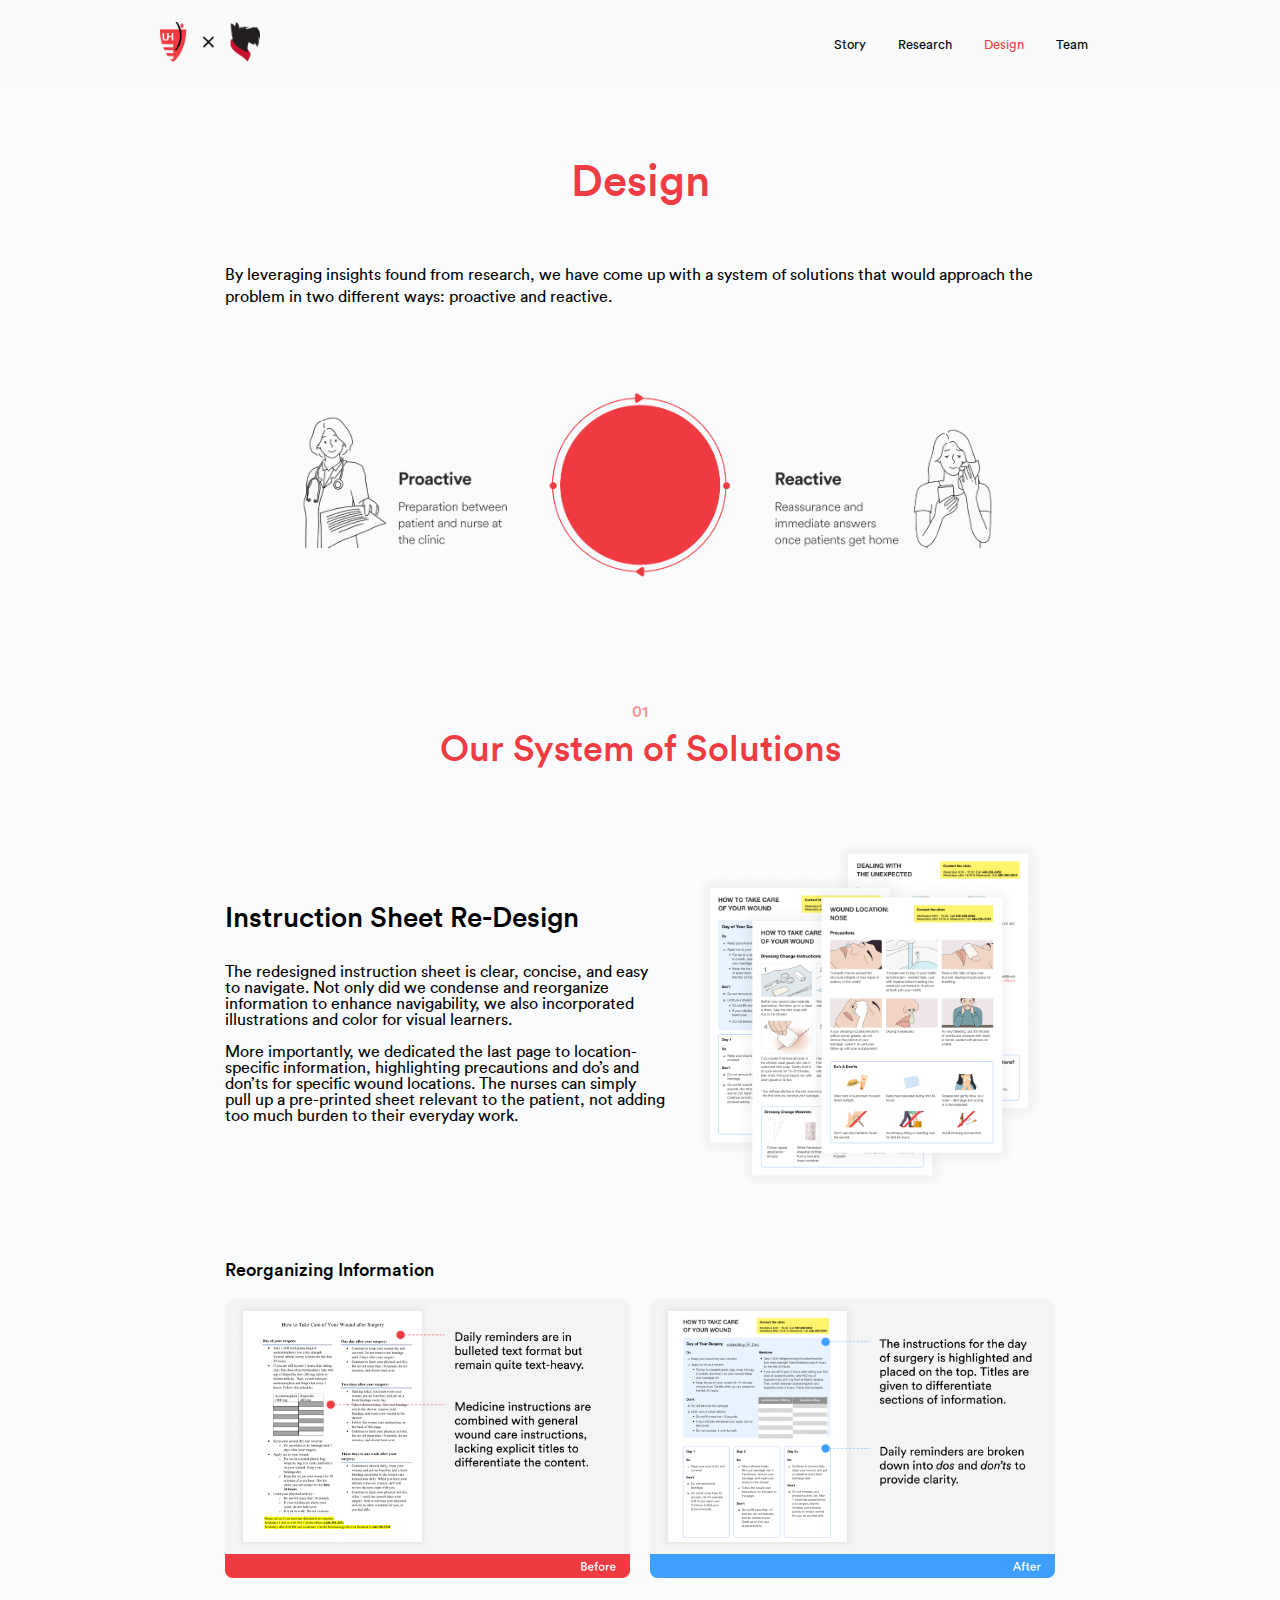
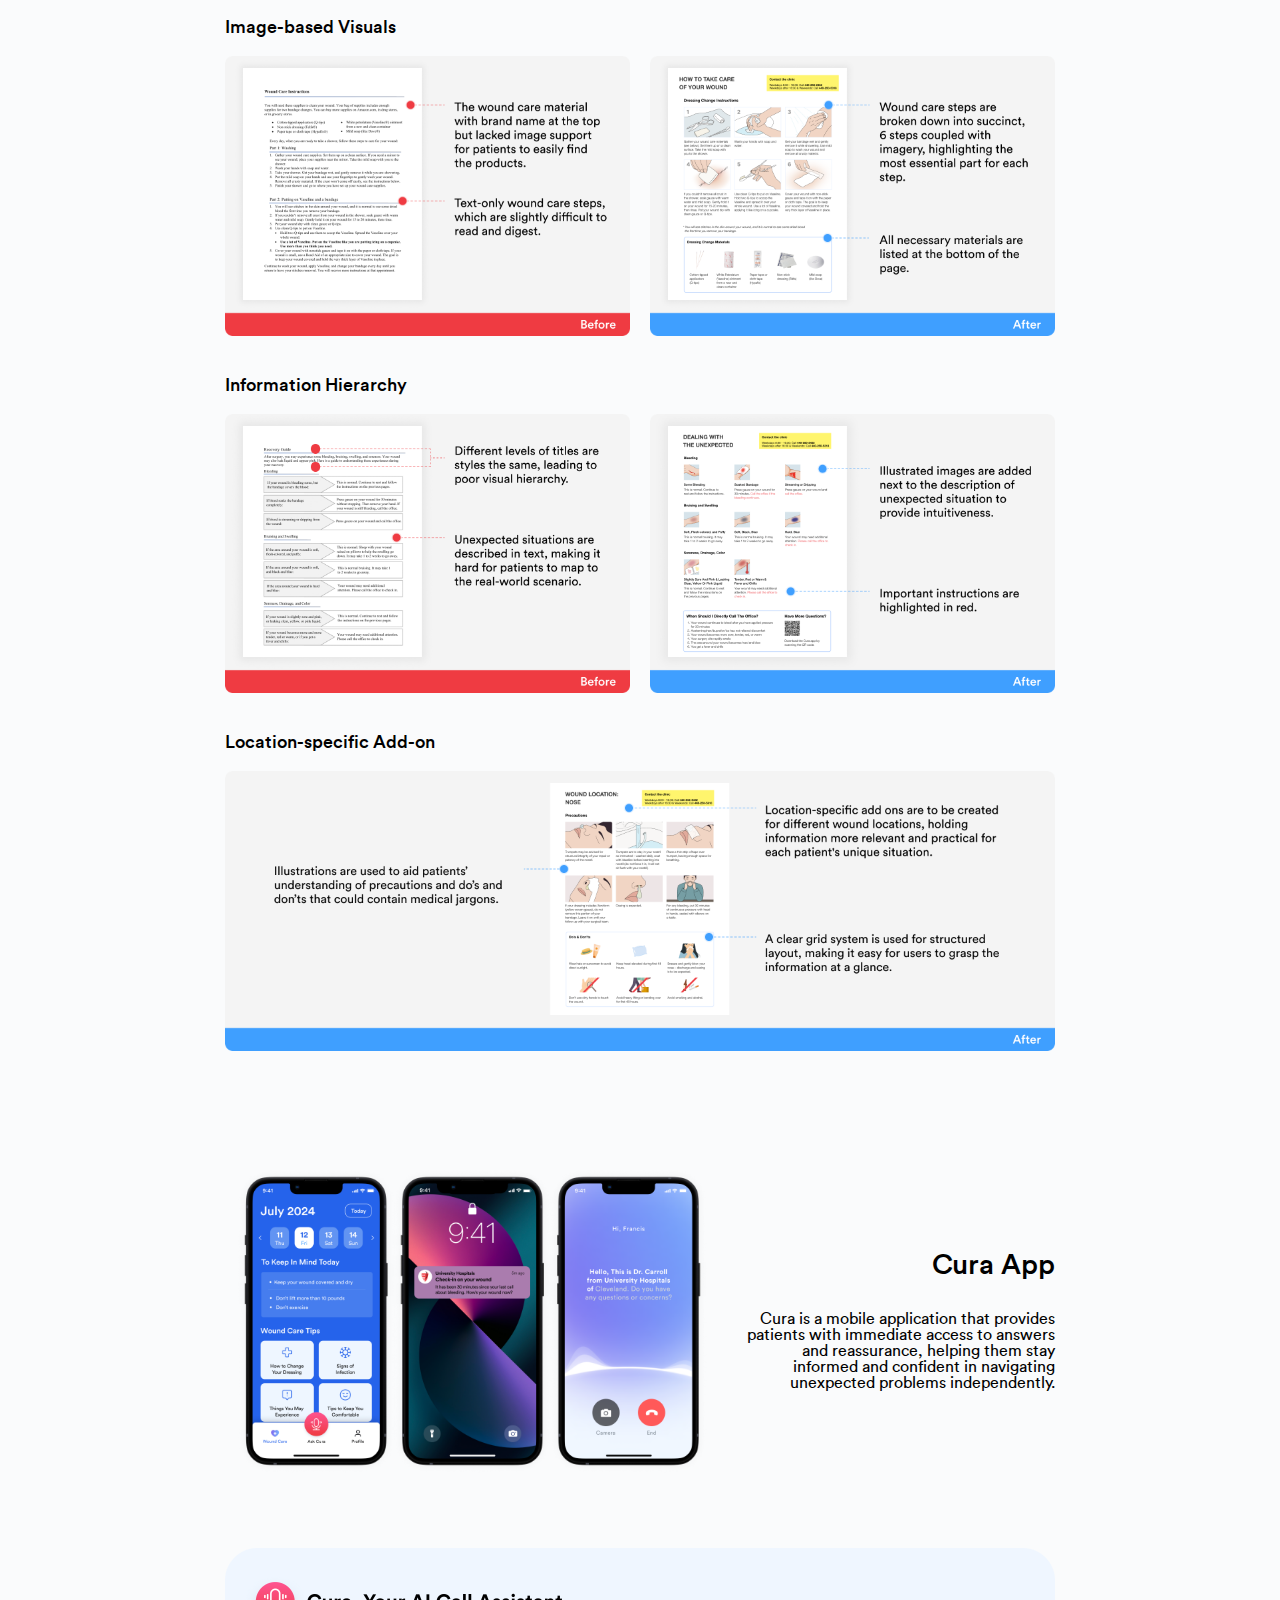
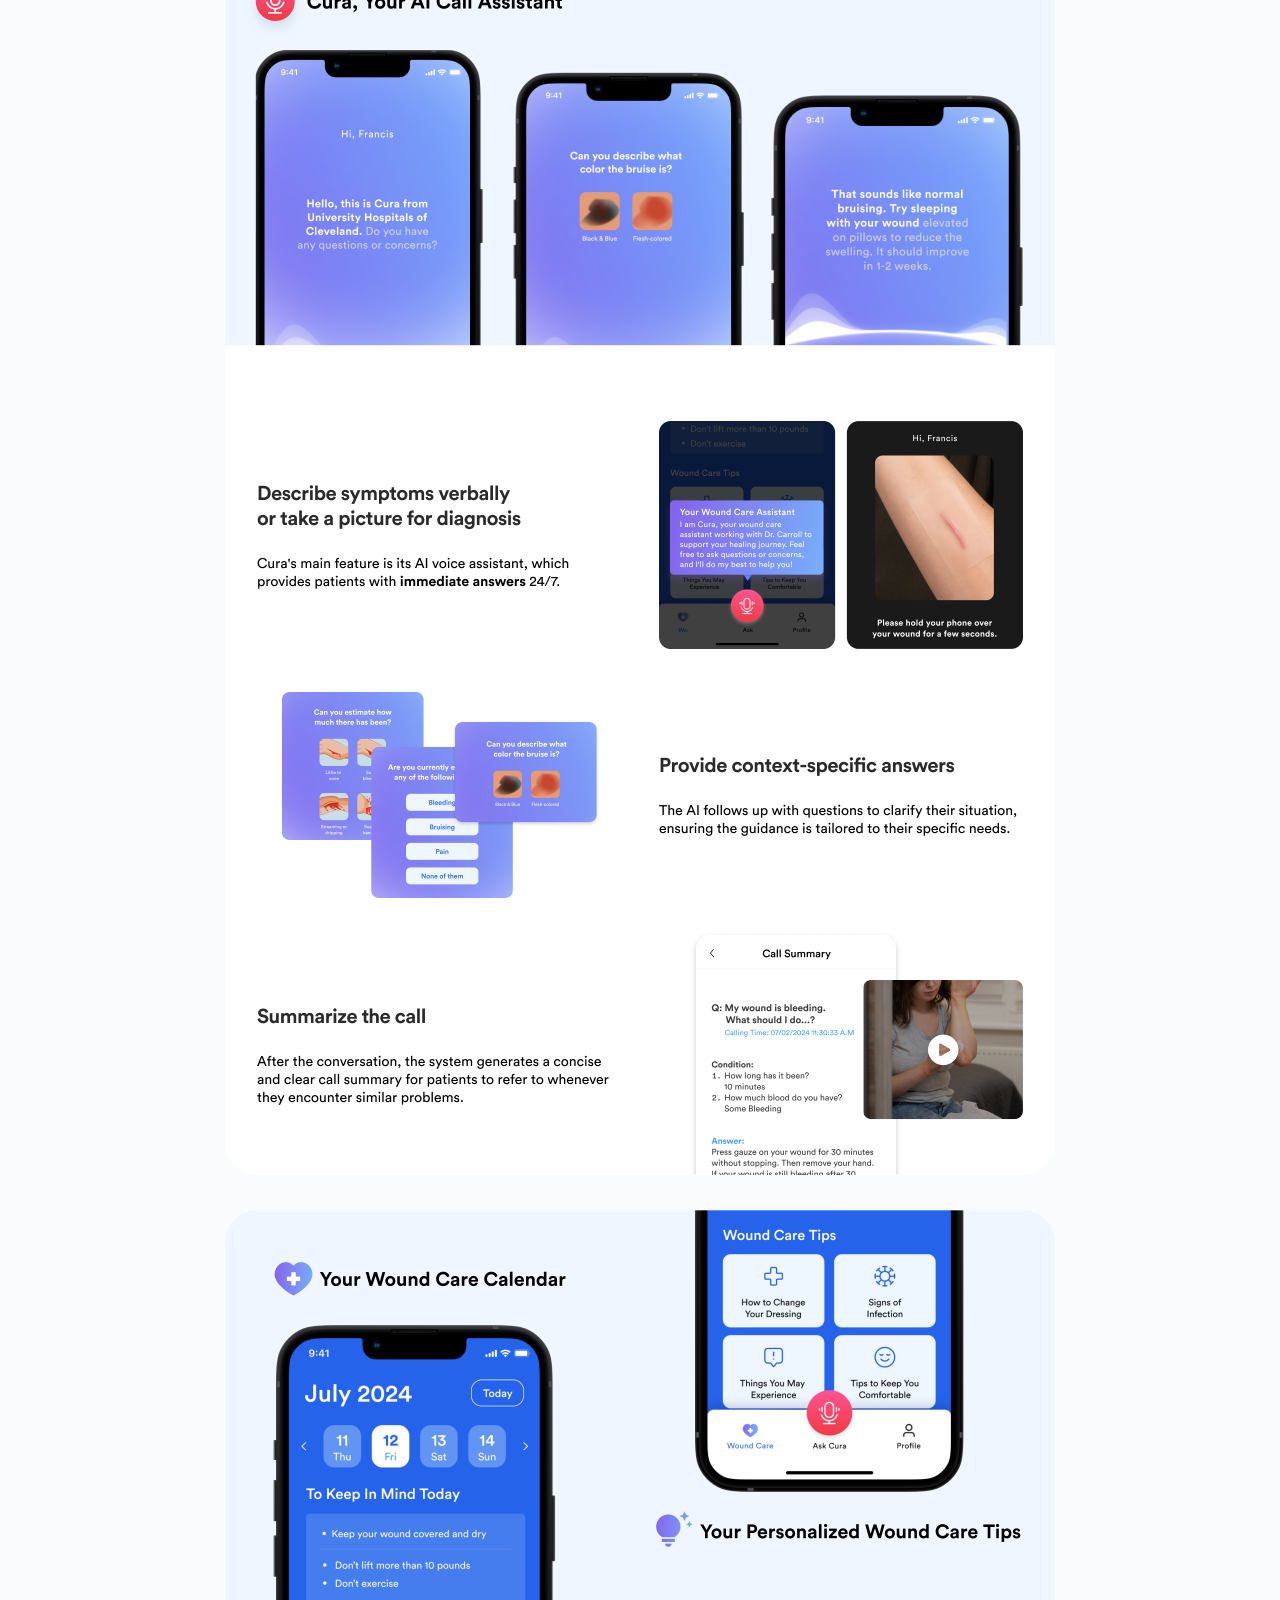
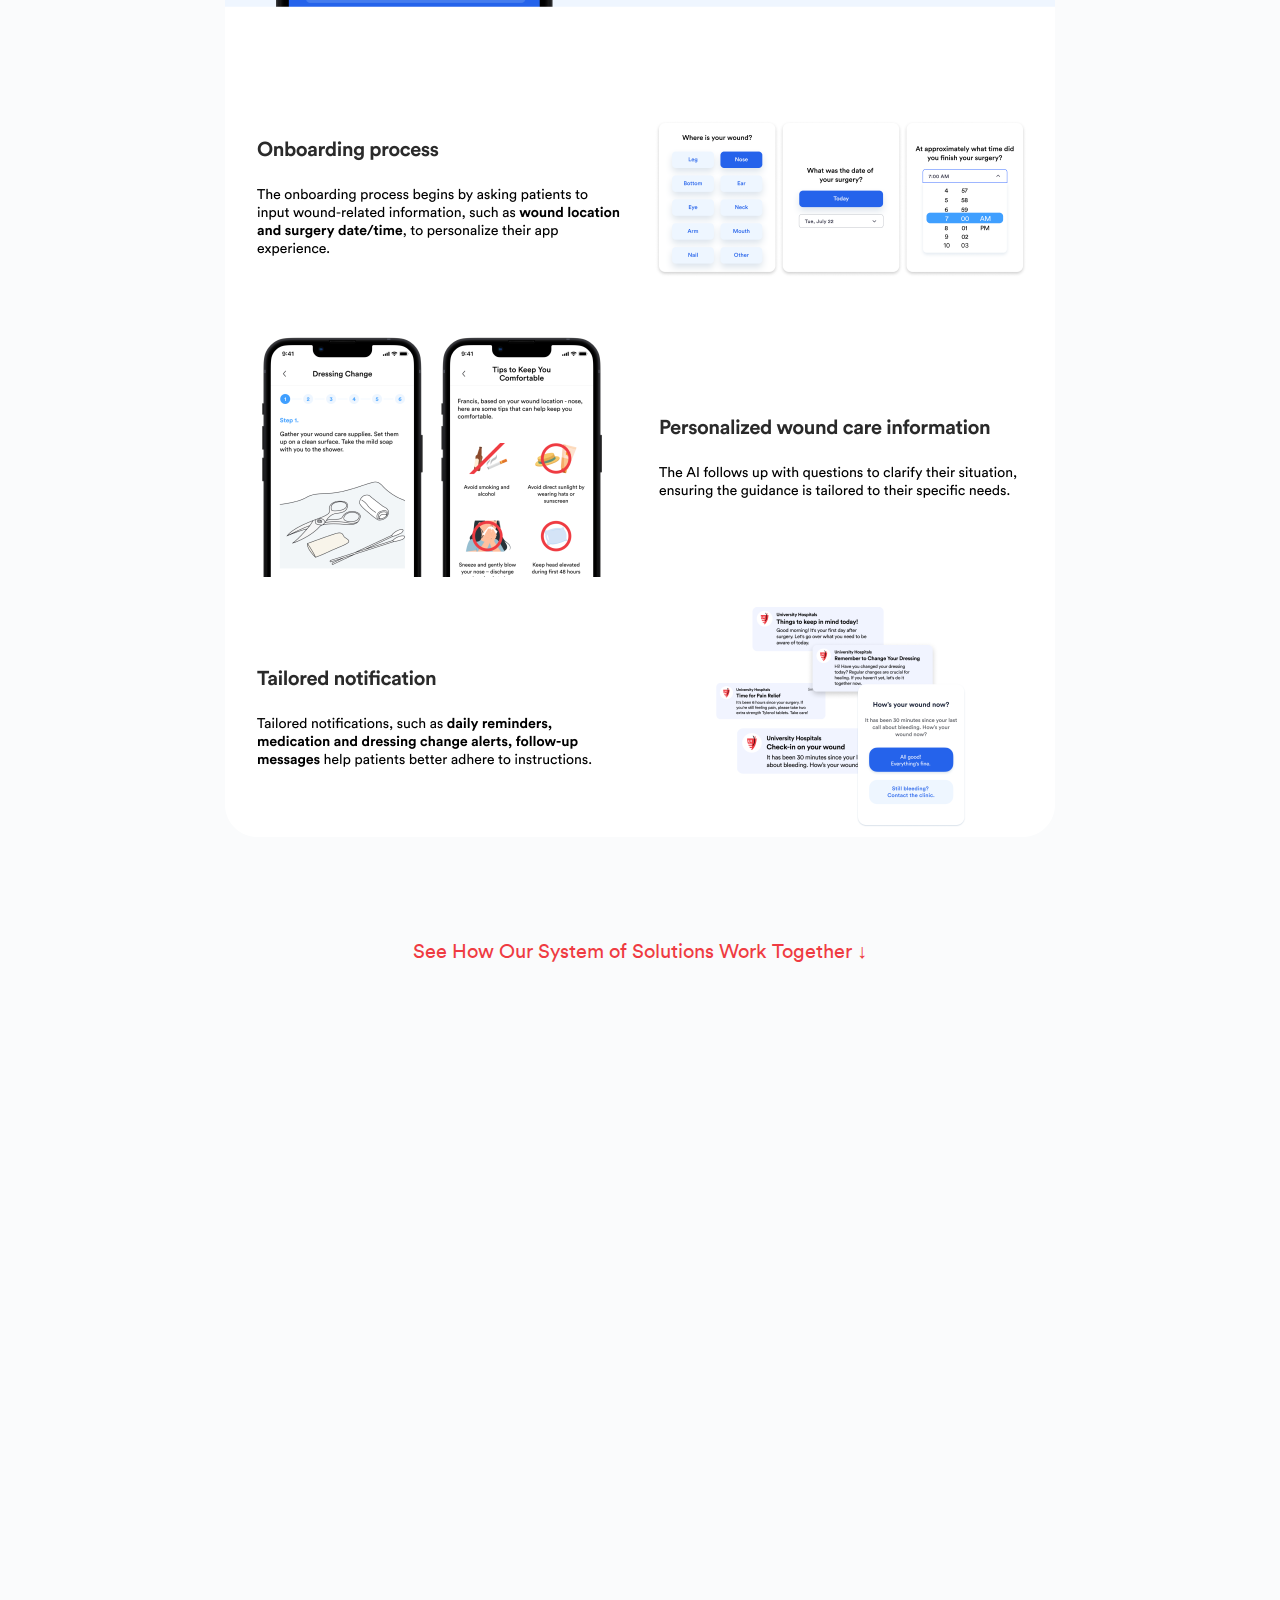
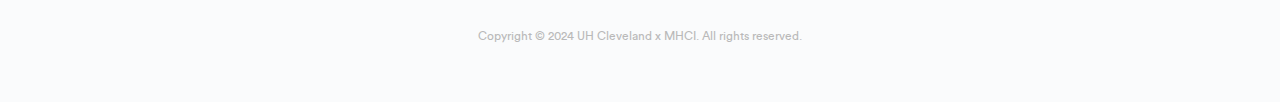
<file: design.html>
<!DOCTYPE html>
<html lang="en">
<head>
    <meta charset="UTF-8">
    <meta http-equiv="X-UA-Compatible" content="IE=edge">
    <meta name="viewport" content="width=device-width, initial-scale=1.0">
    <meta property="og:title" content="MHCI X UH Cleveland">
    <meta property="og:image" content="https://ifh.cc/g/C3GtNm.png">
    <link rel="stylesheet" href="css/design.css" type="text/css" charset="utf-8"/>
    <script src="https://code.jquery.com/jquery-3.6.0.min.js"></script>
    <script src="js/design.js" defer></script>
    <script src="js/header.js" defer></script>
    <title>Design</title>
</head>
<body>
    <header class = "nav-down">
        <div class = "header">
            <div class = "header-button">
                <a class = "header-button-content" href="index.html">
                    <img id = "logo" src = "img/logo.png">
                </a>
            </div>
            <div class = "menu">
                <a class = "menu-list" href="index.html">Story</a>
                <a class = "menu-list" href="research.html">Research</a>
                <a class = "menu-list" href="design.html" style = "color: #EF3B42;">Design</a>
                <a class = "menu-list" href="team.html">Team</a>
                <img class = "hamburger-menu" id = "hamburger-menu" src = "img/hamburger-menu.png">
                <div class = "expanding-menu" id = "expanding-menu">
                    <a href="index.html">Story</a>
                    <a href="research.html">Research</a>
                    <a href="design.html" style = "color: #EF3B42;">Design</a>
                    <a href="team.html">Team</a>
                </div>
            </div>
        </div>
    </header>
    <div class = "body">
        <div class = "content">
            <div class = "page-heading">
                <div class = "page-title">Design</div>
                <p class = "page-heading-text">By leveraging insights found from research, we have come up with a system of solutions that would approach the problem in two different ways: proactive and reactive.</p>
                <img class = "page-heading-img" src = "img/proactive-reactive.png">
                <img class = "mobile-page-heading-img" src = "img/mobile-proactive-reactive.png">
            </div>
            <section class = "context-section">
                <p class = "title-number">01</p>
                <div class = "section-title">Our System of Solutions</div>
                <div class = "instruction-sheet-header">
                    <img class = "mobile-instruction-sheet-img" src = "img/instruction-sheet-img.png">
                    <div class = "instruction-sheet-header-left">
                        <div class = "instruction-sheet-title">Instruction Sheet Re-Design</div>
                        <div class = "instruction-sheet-text">The redesigned instruction sheet is clear, concise, and easy to navigate. Not only did we condense and reorganize information to enhance navigability, we also incorporated illustrations and color for visual learners. 
                        <br><br>More importantly, we dedicated the last page to location-specific information, highlighting precautions and do’s and don’ts for specific wound locations. The nurses can simply pull up a pre-printed sheet relevant to the patient, not adding too much burden to their everyday work.</div>
                        <!--<div class="design-deep-dive-trigger">Design Deep Dive ↓</div>-->
                    </div>
                    <img class = "instruction-sheet-header-right" src = "img/instruction-sheet-img.png">
                </div>
                <div class = "design-deep-dive" id="design-deep-dive">
                    <div class = "redesign-1">
                        <div class = "redesign-1-title">Reorganizing Information</div>
                        <div class = "redesign-1-img">
                            <img src="img/redesign-1-1.png" class="contained-img">
                            <img src="img/redesign-1-2.png" class="contained-img">
                        </div>
                    </div>
                    <div class = "redesign-2">
                        <div class = "redesign-2-title">Image-based Visuals</div>
                        <div class = "redesign-2-img">
                            <img src="img/redesign-2-1.png" class="contained-img">
                            <img src="img/redesign-2-2.png" class="contained-img">
                        </div>
                    </div>
                    <div class = "redesign-3">
                        <div class = "redesign-3-title">Information Hierarchy</div>
                        <div class = "redesign-3-img">
                            <img src="img/redesign-3-1.png" class="contained-img">
                            <img src="img/redesign-3-2.png" class="contained-img">
                        </div>
                    </div>
                    <div class = "redesign-4">
                        <div class = "redesign-4-title">Location-specific Add-on</div>
                        <img class = "mobile-redesign-4-img" src="img/mobile-redesign-4.png">
                        <img class = "redesign-4-img" src="img/redesign-4.png" class="contained-img">
                    </div>
                </div>
                <div class = "cura-header">
                    <img class = "mobile-cura-img" src = "img/cura-img.png">
                    <img class = "cura-header-left" src = "img/cura-img.png">
                    <div class = "cura-header-right">
                        <div class = "cura-title">Cura App</div>
                        <div class = "cura-text">Cura is a mobile application that provides patients with immediate access to answers and reassurance, helping them stay informed and confident in navigating unexpected problems independently.</div>
                        <!--<div class = "prototype-link">View Full Prototype ↗</div>-->
                    </div>
                </div>
                <div class = "cura-feature">
                    <img class = "cura-feature-img" src = "img/cura-ai-call.png">
                    <img class = "cura-feature-img-mobile" src = "img/mobile-cura-ai-call.png">
                    <img class = "cura-feature-img" src = "img/cura-wound-care-info.png">
                    <img class = "cura-feature-img-mobile" src = "img/mobile-cura-wound-care-info.png">
                </div>
                <div class = "cura-video-section">
                    <div class = "cura-video-title">See How Our System of Solutions Work Together ↓</div>
                    <div class="cura-video-wrapper">
                        <iframe class="cura-video" src="https://www.youtube.com/embed/vu7T_YepYD4" frameborder="0" allow="accelerometer; autoplay; clipboard-write; encrypted-media; gyroscope; picture-in-picture" allowfullscreen></iframe>
                    </div>
                </div>
            </section>
            <!--<section class = "context-section">
                <p class = "title-number">02</p>
                <div class = "section-title">Prototypes</div>
                <div class = "section-text">
                    <p>With our guiding principles established, we re-visited the nine solutions we had presented clients with during our speed dating session, and analyzed them according to how well they were aligned with our guiding principles. </p>
                </div>
            </section>
            <section class = "context-section">
                <p class = "title-number">03</p>
                <div class = "section-title">Guiding Principles</div>
                <div class = "section-text">
                    <p>Using our “how might we” questions as prompts for ideation, we set out to establish guiding principles based directly off of our insights. Guiding principles serve to establish a reference point for designers, and help to guide informed design decisions. From our insights we determined that our designs would need to be:</p>
                </div>
                <div class = "principle-list">
                    <div class = "principle-selection" id = "principle1">
                        <div class = "circle">
                            IMMEDIATE <br> AND <br> DIRECT
                        </div>
                        <p class = "mobile-description-text">Our research showed that patients had difficulty handling unexpected situations and preferred speaking directly with healthcare providers. For these reasons, our designs must: <br><br>• Provide patients with real-time responses<br><br>• Work effectively with unexpected situations<br><br>• Reduce the nurses’ burden </p>
                    </div>
                    <div class = "principle-selection" id = "principle2">
                        <div class = "circle">
                            REASSURING
                        </div>
                        <p class = "mobile-description-text">Our research shows that patients currently seek reassurance from direct conversations with healthcare providers. For this reason, our design must be: <br><br>• Leave patients with a feeling of comfort and peace<br><br>• Provide patients with a human-touch<br><br>• Build trust with the patient<br><br>• Offer clear next steps</p>
                    </div>
                    <div class = "principle-selection" id = "principle3">
                        <div class = "circle">
                            EASY TO ACCESS
                        </div>
                        <p class = "mobile-description-text">Our research shows that patients currently seek reassurance from direct conversations with healthcare providers. For this reason, our design must be: <br><br>• Accessible to patients of all technological ability levels<br><br>• Must not require other outside resources </p>
                    </div>
                    <div class = "principle-selection" id = "principle4">
                        <div class = "circle">
                            PERSONALIZED
                        </div>
                        <p class = "mobile-description-text">Our research shows that the current wound care process is not personalized beyond the clinic. For this reason our designs must be: <br><br>• Adaptable to different wound locations<br><br>• Adaptable to different lifestyles<br><br>• Easily adoptable by different demographics</p>
                    </div>
                    <div class = "principle-selection" id = "principle5">
                        <div class = "circle">
                            CONCISE <br> AND <br> CLEAR
                        </div>
                        <p class = "mobile-description-text">Our research shows that the current wound care process is not personalized beyond the clinic. For this reason our designs must be: <br><br>• Easy for the patients to understand and use<br><br>• Contain clearly categorized information</p>
                    </div>
                </div>
                <div class = "principle-description" id = "principle1-description">
                    <p class = "description-text">Our research showed that patients had difficulty handling unexpected situations and preferred speaking directly with healthcare providers. For these reasons, our designs must: <br><br>• Provide patients with real-time responses<br><br>• Work effectively with unexpected situations<br><br>• Reduce the nurses’ burden </p>
                </div>
                <div class = "principle-description" id = "principle2-description">
                    <p class = "description-text">Our research shows that patients currently seek reassurance from direct conversations with healthcare providers. For this reason, our design must be: <br><br>• Leave patients with a feeling of comfort and peace<br><br>• Provide patients with a human-touch<br><br>• Build trust with the patient<br><br>• Offer clear next steps</p>
                </div>
                <div class = "principle-description" id = "principle3-description">
                    <p class = "description-text">Our research shows that patients currently seek reassurance from direct conversations with healthcare providers. For this reason, our design must be: <br><br>• Accessible to patients of all technological ability levels<br><br>• Must not require other outside resources </p>
                </div>
                <div class = "principle-description" id = "principle4-description">
                    <p class = "description-text">Our research shows that the current wound care process is not personalized beyond the clinic. For this reason our designs must be: <br><br>• Adaptable to different wound locations<br><br>• Adaptable to different lifestyles<br><br>• Easily adoptable by different demographics</p>
                </div>
                <div class = "principle-description" id = "principle5-description">
                    <p class = "description-text">Our research shows that the current wound care process is not personalized beyond the clinic. For this reason our designs must be: <br><br>• Easy for the patients to understand and use<br><br>• Contain clearly categorized information</p>
                </div>
            </section>
        </div>
    </div>-->
    <footer>
        <p id = "footer-text">Copyright © 2024 UH Cleveland x MHCI. All rights reserved.</p>
    </footer>
</body>
</html>
</file>
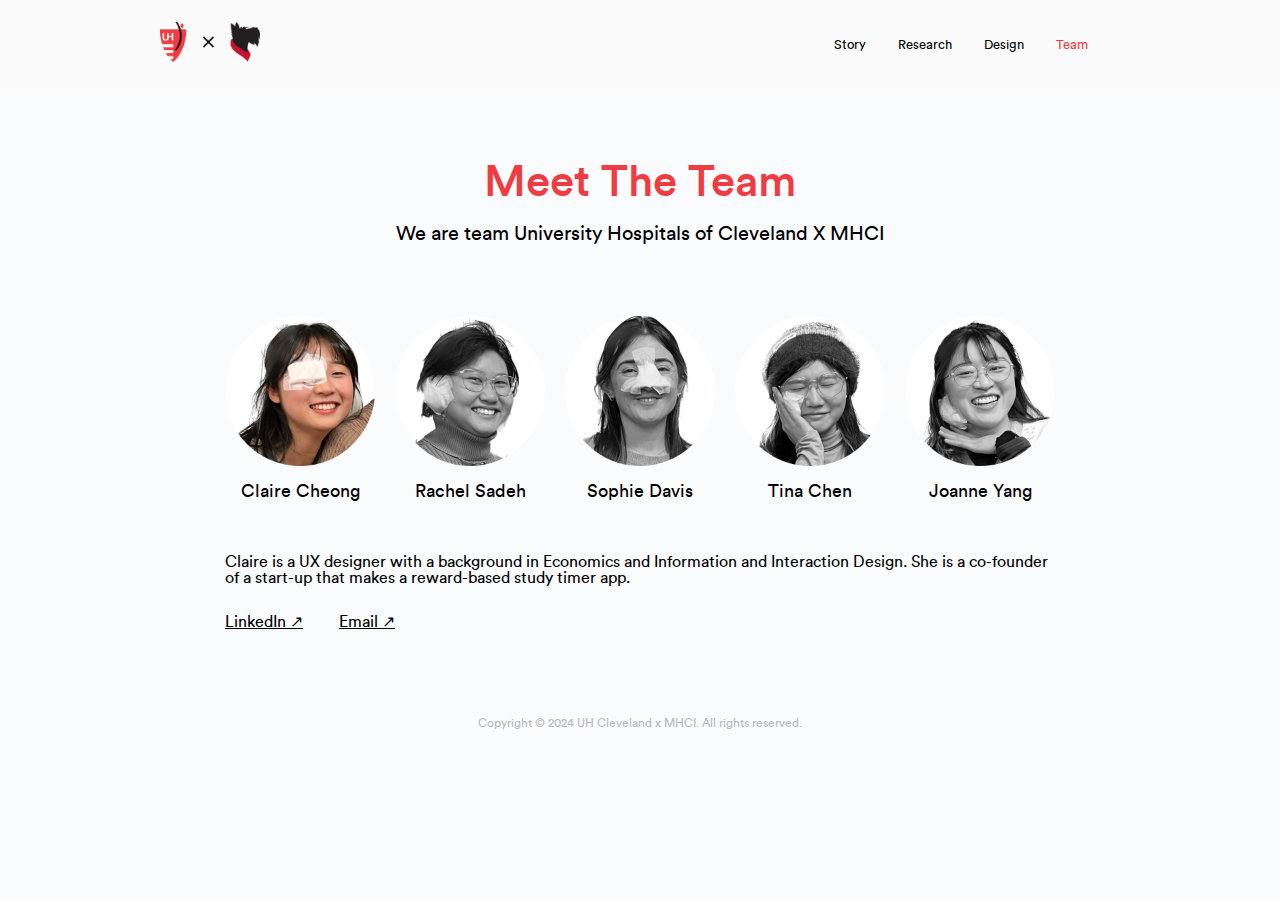
<file: team.html>
<!DOCTYPE html>
<html lang="en">
<head>
    <meta charset="UTF-8">
    <meta http-equiv="X-UA-Compatible" content="IE=edge">
    <meta name="viewport" content="width=device-width, initial-scale=1.0">
    <meta property="og:title" content="MHCI X UH Cleveland">
    <meta property="og:image" content="https://ifh.cc/g/C3GtNm.png">
    <link rel="stylesheet" href="css/team.css" type="text/css" charset="utf-8"/>
    <script src="https://code.jquery.com/jquery-3.6.0.min.js"></script>
    <script src="js/team.js" defer></script>
    <script src="js/header.js" defer></script>
    <title>Team</title>
</head>
<body>
    <header class = "nav-down">
        <div class = "header">
            <div class = "header-button">
                <a class = "header-button-content" href="index.html">
                    <img id = "logo" src = "img/logo.png">
                </a>
            </div>
            <div class = "menu">
                <a class = "menu-list" href="index.html">Story</a>
                <a class = "menu-list" href="research.html">Research</a>
                <a class = "menu-list" href="design.html">Design</a>
                <a class = "menu-list" href="team.html" style = "color: #EF3B42;">Team</a>
                <img class = "hamburger-menu" id = "hamburger-menu" src = "img/hamburger-menu.png">
                <div class = "expanding-menu" id = "expanding-menu">
                    <a href="index.html">Story</a>
                    <a href="research.html">Research</a>
                    <a href="design.html">Design</a>
                    <a href="team.html" style = "color: #EF3B42;">Team</a>
                </div>
            </div>
        </div>
    </header>
    <div class = "body">
        <div class = "content">
            <div class = "page-title">Meet The Team</div>
            <div class = "page-subtitle">We are team University Hospitals of Cleveland X MHCI</div>
            <div class = "member-list">
                <div class = "member-selection" id = "member-claire">
                    <div class = "img-wrapper">
                        <img class = "member-img" src = "img/claire.png">
                    </div>
                    <p class = "member-name">Claire Cheong</p>
                    <p class = "mobile-description-text">Claire is a UX designer with a background in Economics and Information and Interaction Design. She is a co-founder of a start-up that makes a reward-based study timer app.</p>
                    <a class = "mobile-linkedin" href = "https://www.linkedin.com/in/claire-cheong-26631819a">LinkedIn ↗</a>
                    <a class = "mobile-linkedin" href = mailto:“ccheong@andrew.cmu.edu”>Email ↗</a>
                </div>
                <div class = "member-selection" id = "member-rachel">
                    <div class = "img-wrapper">
                        <img class = "member-img" src = "img/rachel.png">
                    </div>
                    <p class = "member-name">Rachel Sadeh</p>
                    <p class = "mobile-description-text">Rachel is a user experience designer who is passionate about using human-centered and mixed-methods approaches to  understanding users and their true needs. Prior to MHCI, she studied Psychology and Digital Narrative & Interactive Design at the University of Pittsburgh. Bringing together her love for dogs and advocating for the disabled community, she also raises future service dogs for Canine Companions, a nonprofit that trains and raises awareness around service dogs.</p>
                    <a class = "mobile-linkedin" href = "https://www.linkedin.com/in/rachel-sadeh/">LinkedIn ↗</a>
                    <a class = "mobile-linkedin" href = mailto:“rachelsa@andrew.cmu.edu”>Email ↗</a>
                </div>
                <div class = "member-selection" id = "member-sophie">
                    <div class = "img-wrapper">
                        <img class = "member-img" src = "img/sophie.png">
                    </div>
                    <p class = "member-name">Sophie Davis</p>
                    <p class = "mobile-description-text">Sophie is a user experience designer who is curious about the world around her and works to make people feel heard. Prior to her time at CMU she served in the US Air Force where she rose to the rank of Captain.</p>
                    <a class = "mobile-linkedin" href = "https://www.linkedin.com/in/sophie-davis-rucki/">LinkedIn ↗</a>
                    <a class = "mobile-linkedin" href = mailto:“sophied@andrew.cmu.edu”>Email ↗</a>
                </div>
                <div class = "member-selection" id = "member-tina">
                    <div class = "img-wrapper">
                        <img class = "member-img" src = "img/tina.png">
                    </div>
                    <p class = "member-name">Tina Chen</p>
                    <p class = "mobile-description-text">Tina is a product designer who comes from a cognitive science and computer science background. She enjoys employing strategic thinking to devise novel design frameworks and using storytelling skills to craft meaningful design narratives.</p>
                    <a class = "mobile-linkedin" href = "https://www.linkedin.com/in/sophie-davis-rucki/">LinkedIn ↗</a>
                    <a class = "mobile-linkedin" href = mailto:“tianyanc@andrew.cmu.edu”>Email ↗</a>
                </div>
                <div class = "member-selection" id = "member-joanne">
                    <div class = "img-wrapper">
                        <img class = "member-img" src = "img/joanne.png">
                    </div>
                    <p class = "member-name">Joanne Yang</p>
                    <p class = "mobile-description-text">Joanne is a passionate UX designer who aspires to bring greater delight into people's lives through innovative technology-driven designs. Drawing from her background in Library and Information Science, she brings a unique perspective to interdisciplinary projects, leveraging knowledge from information science and human behavior to create intuitive and engaging experiences that foster meaningful human connections. Overall, Joanne crafts solutions that meet genuine human needs and empower individuals.</p>
                    <a class = "mobile-linkedin" href = "https://www.linkedin.com/in/sophie-davis-rucki/">LinkedIn ↗</a>
                    <a class = "mobile-linkedin" href = mailto:“tzulingy@andrew.cmu.edu”>Email ↗</a>
                </div>
            </div>
            <div class = "member-description" id = "claire-description">
                <p class = "description-text">Claire is a UX designer with a background in Economics and Information and Interaction Design. She is a co-founder of a start-up that makes a reward-based study timer app.</p>
                <a class = "linkedin" href = "https://www.linkedin.com/in/claire-cheong-26631819a">LinkedIn ↗</a>
                <a class = "linkedin" href = mailto:“ccheong@andrew.cmu.edu”>Email ↗</a>
            </div>
            <div class = "member-description" id = "rachel-description">
                <p class = "description-text">Rachel is a user experience designer who is passionate about using human-centered and mixed-methods approaches to  understanding users and their true needs. Prior to MHCI, she studied Psychology and Digital Narrative & Interactive Design at the University of Pittsburgh. Bringing together her love for dogs and advocating for the disabled community, she also raises future service dogs for Canine Companions, a nonprofit that trains and raises awareness around service dogs.</p>
                <a class = "linkedin" href = "https://www.linkedin.com/in/rachel-sadeh/">LinkedIn ↗</a>
                <a class = "linkedin" href = mailto:“rachelsa@andrew.cmu.edu”>Email ↗</a>
            </div>
            <div class = "member-description" id = "sophie-description">
                <p class = "description-text">Sophie is a user experience designer who is curious about the world around her and works to make people feel heard. Prior to her time at CMU she served in the US Air Force where she rose to the rank of Captain.</p>
                <a class = "linkedin" href = "https://www.linkedin.com/in/sophie-davis-rucki/">LinkedIn ↗</a>
                <a class = "linkedin" href = mailto:“sophied@andrew.cmu.edu”>Email ↗</a>
            </div>
            <div class = "member-description" id = "tina-description">
                <p class = "description-text">Tina is a product designer who comes from a cognitive science and computer science background. She enjoys employing strategic thinking to devise novel design frameworks and using storytelling skills to craft meaningful design narratives.</p>
                <a class = "linkedin" href = "https://www.linkedin.com/in/tina-tianyang-chen-3a22381b0/">LinkedIn ↗</a>
                <a class = "linkedin" href = mailto:“tianyanc@andrew.cmu.edu”>Email ↗</a>
            </div>
            <div class = "member-description" id = "joanne-description">
                <p class = "description-text">Joanne is a passionate UX designer who aspires to bring greater delight into people's lives through innovative technology-driven designs. Drawing from her background in Library and Information Science, she brings a unique perspective to interdisciplinary projects, leveraging knowledge from information science and human behavior to create intuitive and engaging experiences that foster meaningful human connections. Overall, Joanne crafts solutions that meet genuine human needs and empower individuals.</p>
                <a class = "linkedin" href = "https://www.linkedin.com/in/tzuling-yang/">LinkedIn ↗</a>
                <a class = "linkedin" href = mailto:“tzulingy@andrew.cmu.edu”>Email ↗</a>
            </div>
        </div>
    </div>
    <footer>
        <p id = "footer-text">Copyright © 2024 UH Cleveland x MHCI. All rights reserved.</p>
    </footer>
</body>
</html>
</file>
<file: css/design.css>
@font-face {
    font-family: 'circular_stdlight';
    src: url('../font/webfontkit/circularstd-light_webfont.woff2') format('woff2'),
         url('../font/webfontkit/circularstd-light-webfont.woff') format('woff');
    font-weight: normal;
    font-style: normal;
}
@font-face {
    font-family: 'circular_stdlight_italic';
    src: url('../font/webfontkit/circularstd-light_italic-webfont.woff2') format('woff2'),
         url('../font/webfontkit/circularstd-light_italic-webfont.woff') format('woff');
    font-weight: normal;
    font-style: normal;
}
@font-face {
    font-family: 'circular_stdbook';
    src: url('../font/webfontkit/circularstd-book-webfont.woff2') format('woff2'),
         url('../font/webfontkit/circularstd-book-webfont.woff') format('woff');
    font-weight: normal;
    font-style: normal;
}
@font-face {
    font-family: 'circular_stdbook_italic';
    src: url('../font/webfontkit/circularstd-bookitalic-webfont.woff2') format('woff2'),
         url('../font/webfontkit/circularstd-bookitalic-webfont.woff') format('woff');
    font-weight: normal;
    font-style: normal;
}
@font-face {
    font-family: 'circular_stdmedium';
    src: url('../font/webfontkit/circularstd-medium-webfont.woff2') format('woff2'),
         url('../font/webfontkit/circularstd-medium-webfont.woff') format('woff');
    font-weight: normal;
    font-style: normal;
}
@font-face {
    font-family: 'circular_stdmedium_italic';
    src: url('../font/webfontkit/circularstd-mediumitalic-webfont.woff2') format('woff2'),
         url('../font/webfontkit/circularstd-mediumitalic-webfont.woff') format('woff');
    font-weight: normal;
    font-style: normal;
}
@font-face {
    font-family: 'circular_stdbold';
    src: url('../font/webfontkit/circularstd-bold-webfont.woff2') format('woff2'),
         url('../font/webfontkit/circularstd-bold-webfont.woff') format('woff');
    font-weight: normal;
    font-style: normal;
}
@font-face {
    font-family: 'circular_stdbold_italic';
    src: url('../font/webfontkit/circularstd-bolditalic-webfont.woff2') format('woff2'),
         url('../font/webfontkit/circularstd-bolditalic-webfont.woff') format('woff');
    font-weight: normal;
    font-style: normal;
}
@font-face {
    font-family: 'circular_stdblack';
    src: url('../font/webfontkit/circularstd-black-webfont.woff2') format('woff2'),
         url('../font/webfontkit/circularstd-black-webfont.woff') format('woff');
    font-weight: normal;
    font-style: normal;
}
@font-face {
    font-family: 'circular_stdblack_italic';
    src: url('../font/webfontkit/circularstd-blackitalic-webfont.woff2') format('woff2'),
         url('../font/webfontkit/circularstd-blackitalic-webfont.woff') format('woff');
    font-weight: normal;
    font-style: normal;
}

/*Responsive Design*/ 

@media only screen and (max-width: 600px) {
    .body {
        width: 100% !important;
    }
    section {
        width: 100% !important;
        padding-left: 0 !important;
        padding-right: 0 !important;
    }
    .header-button {
        margin-left: 24px;
    }
    .menu {
        margin-right: 24px;
    }
    .menu-list {
        display: none !important;
    }
    .hamburger-menu {
        display: block !important;
    }
    .mobile-description-text {
        display: block !important;
    }
    .content {
        width: 100% !important;
        margin-left: 24px !important;
        margin-right: 24px !important;
    }
    .section-text {
        width: 100% !important;
    }
    section p {
        width: 100% !important;
    }
    .section-title {
        margin-left: 24px;
        margin-right: 24px;
    }
    .page-heading {
        width: 100% !important;
        margin-left: 0 !important;
        margin-right: 0 !important;
    }
    .page-heading-text {
        width: 100% !important;
    }
    .page-heading-img {
        display: none !important;
    }
    .mobile-page-heading-img {
        display: block !important;
        width: 100% !important;
        margin-bottom: 80px;
    }
    .principle-list {
        margin-top: 72px;
        display: block !important;
        width: 100% !important;
    }
    .principle-selection {
        margin-left: 0 !important;
        margin-right: 0 !important;
        margin-bottom: 54px;
        width: 100% !important;
    }
    .instruction-sheet-header {
        width: 100% !important;
        display: block !important;
    }
    .mobile-instruction-sheet-img {
        display: block !important;
        width: 100%;
        margin-bottom: 20px;
    }
    .instruction-sheet-header-right {
        display: none !important;
    }
    .instruction-sheet-title {
        font-size: 24px !important;
    }
    .design-deep-dive {
        width: 100% !important;
    }
    .redesign-1-img, .redesign-2-img, .redesign-3-img{
        display: block !important;
    }
    .mobile-redesign-4-img{
        display: block !important;
        max-width: 100% !important;
    }
    .redesign-4-img{
        display: none !important;
    }
    .contained-img {
        max-width: 100% !important;
        height: auto; 
        margin-bottom: 12px;
    }
    .cura-header {
        width: 100% !important;
        display: block !important;
    }
    .mobile-cura-img {
        display: block !important;
        width: 100%;
        margin-bottom: 20px;
    }
    .cura-header-left {
        display: none !important;
    }
    .cura-feature {
        width: 100% !important;
    }
    .cura-feature-img {
        display: none !important;
    }
    .cura-feature-img-mobile {
        display: block !important;
        width: 100% !important;
        margin-bottom: 32px !important;
    }
    .cura-video-section {
        width: 100% !important;
    }
    .cura-title {
        font-size: 24px !important;
        text-align: start !important;
    }
    .cura-text {
        text-align: start !important;
    }
    .cura-video {
        width: 100%;
        height: auto;
    }
}

@media only screen and (min-width: 600px) {
    .header-button {
        margin-left: 40px;
    }
    .menu {
        margin-right: 40px;
    }
}

@media only screen and (min-width: 768px) {
    .header-button {
        margin-left: 80px;
    }
    .menu {
        margin-right: 80px;
    }
}

@media only screen and (min-width: 992px) {
    .header-button {
        margin-left: 80px;
    }
    .menu {
        margin-right: 80px;
    }
}

@media only screen and (min-width: 1200px) {
    .header-button {
        margin-left: 160px;
    }
    .menu {
        margin-right: 160px;
    }
}



html {
    scroll-behavior: smooth;
  }
  
body {
    background-color: #FAFBFC;
    overflow-x: hidden;
    font-family: 'circular_stdbook';
}

* {
    margin: 0;
    border: 0;
  }

/*header*/
.nav-up {
    top: -88px;
}

header {
    z-index: 3;
    background-color: #FAFAFA;
    position: fixed;
    top: 0;
    -webkit-transition: top 0.2s ease-in-out;
    transition: top 0.2s ease-in-out;
    width: 100%;
    height: 88px;
    display: -webkit-box;
    display: -ms-flexbox;
    display: flex;
    -webkit-box-pack: center;
        -ms-flex-pack: center;
            justify-content: center;
}

.header {
    width: 100%;
    display: -webkit-box;
    display: -ms-flexbox;
    display: flex;
    -webkit-box-pack: justify;
        -ms-flex-pack: justify;
            justify-content: space-between;
    -webkit-box-align: center;
        -ms-flex-align: center;
            align-items: center;
    font-family: 'Merriweather', serif;
    }

.header-button:hover {
    opacity: 50%;
}

.menu {
    font-size: 14px;
    display: -webkit-box;
    display: -ms-flexbox;
    display: flex;
    font-weight: 300;
    font-size: 13px;
    font-family: 'circular_stdbook';
}

a {
    margin-right: 32px;
    text-decoration: none;
    color: black;
}

.hamburger-menu {
    width: 32px;
    display: none;
}

#expanding-menu {
    position: fixed;
    top: 120px;
    left: 0;
    width: 100%;
    height: calc(100% - 88px);
    background-color: #FAFAFA;
    display: none;
    flex-direction: column;
    align-items: flex-end;
    justify-content: top;
    z-index: 20;
}

.expanding-menu a {
    margin-bottom: 24px;
    font-size: 18px;
    text-decoration: none;
    color: black;
}

.menu-list {
    display: inline-block;
    position: relative;
}

#logo {
    height: 40px;
}



/*body*/
.body {
    display: flex;
    justify-content: center;
    align-items: center;
}
.content {
    margin-top: 160px;
}
.page-heading {
    display: flex;
    flex-direction: column;
    align-items: center;
}
.page-title {
    font-size: 44px;
    text-align: center;
    font-family: 'circular_stdmedium';
    color: #EF3B42;
    margin-bottom: 60px;
}
.page-heading-text {
    width: 830px;
    font-family: 'circular_stdbook';
    font-size: 16px;
    line-height: 140%;
    margin-bottom: 40px;
}
.page-heading-img {
    width: 720px;
    margin-bottom: 80px;
}
.mobile-page-heading-img {
    display: none;
}
section {
    padding-right: 160px;
    padding-left: 160px;
    margin-bottom: 120px;
    display: flex;
    flex-direction: column;
    align-items: center;
}
.section-title {
    font-size: 36px;
    text-align: center;
    font-family: 'circular_stdmedium';
    color: #EF3B42;
    margin-bottom: 60px;
}
.title-number {
    width: 100%;
    text-align: center;
    color: #EF3B42;
    font-family: 'circular_stdbold';
    opacity: 50%;
    margin-bottom: 8px;
}
.section-text {
    width: 830px;
}
section p {
    width: 830px;
    font-family: 'circular_stdbook';
    font-size: 16px;
    line-height: 140%;
    margin-bottom: 20px;
}
.principle-list {
    margin-top: 40px;
    display: flex;
    width: 830px;
    justify-content: space-between;
}
.circle {
    display: flex;
    justify-content: center;
    align-items: center;
    width: 150px;
    height: 150px;
    color: white;
    background-color: #EF3B42;
    border-radius: 1000px;
    text-align: center;
    font-size: 14px;
}
.principle-description {
    width: 830px;
    height: 280px;
    display: none;
}
.description-text {
    margin-top: 54px;
}
.mobile-description-text {
    margin-top: 54px;
    margin-bottom: 26px;
    display: none;
}


.instruction-sheet-header {
    width: 830px;
    display: flex;
    align-items: center;
    margin-bottom: 60px;
}
.mobile-instruction-sheet-img {
    display: none;
}
.instruction-sheet-title {
    font-size: 28px;
    font-family: 'circular_stdmedium';
    margin-bottom: 32px;
}
.instruction-sheet-header-right {
    width: 45%;
    margin-left: 16px;
}
/*.design-deep-dive {
    display: none;
}
.design-deep-dive-trigger {
    cursor: pointer;
    text-decoration: underline;
    margin-top: 20px;
}*/
.design-deep-dive {
    width: 830px;
    margin-bottom: 100px;
}
.redesign-1-title, .redesign-2-title, .redesign-3-title, .redesign-4-title {
    font-size: 18px;
    font-family: 'circular_stdmedium';
    margin-bottom: 20px; /* Add some space below the title */
}
.redesign-1-img, .redesign-2-img, .redesign-3-img{
    width: 100%;
    display: flex;
    justify-content: space-between;
    margin-bottom: 40px;
}
.mobile-redesign-4-img {
    display: none;
}
.redesign-4-img {
    width: 100%;
}
.contained-img {
    max-width: calc(50% - 10px); /* Ensure images are contained and spaced correctly */
    height: auto; /* Maintain aspect ratio */
}
.cura-header {
    width: 830px;
    display: flex;
    align-items: center;
    margin-bottom: 60px;
}
.mobile-cura-img {
    display: none;
}
.cura-title {
    font-size: 28px;
    font-family: 'circular_stdmedium';
    margin-bottom: 32px;
    text-align: end;
}
.cura-text {
    text-align: end;
}
.cura-header-left {
    width: 60%;
    margin-right: 16px;
}
.prototype-link {
    text-align: end;
    text-decoration: underline;
    margin-top: 20px;
}
.cura-feature {
    width: 830px;
}
.cura-feature-img {
    width: 100%;
    margin-bottom: 32px;
}
.cura-feature-img-mobile {
    display: none;
}
.cura-video-section {
    width: 830px;
    margin-top: 68px;
}
.cura-video-title {
    font-size: 20px;
    text-align: center;
    margin-bottom: 20px;
    color: #EF3B42;
}
.cura-video-wrapper {
    position: relative;
    width: 100%;
    padding-bottom: 56.25%; /* 16:9 aspect ratio */
    height: 0;
    overflow: hidden;
}
.cura-video {
    position: absolute;
    top: 0;
    left: 0;
    width: 100%;
    height: 100%;
}





footer {
    display: flex;
    justify-content: center;
    align-items: center;
    width: 100%;
    height: 132px;
    color: #B9B9B9;
}
#footer-text{
    font-size: 12px;
}
</file>
<file: css/team.css>
@font-face {
    font-family: 'circular_stdlight';
    src: url('../font/webfontkit/circularstd-light_webfont.woff2') format('woff2'),
         url('../font/webfontkit/circularstd-light-webfont.woff') format('woff');
    font-weight: normal;
    font-style: normal;
}
@font-face {
    font-family: 'circular_stdlight_italic';
    src: url('../font/webfontkit/circularstd-light_italic-webfont.woff2') format('woff2'),
         url('../font/webfontkit/circularstd-light_italic-webfont.woff') format('woff');
    font-weight: normal;
    font-style: normal;
}
@font-face {
    font-family: 'circular_stdbook';
    src: url('../font/webfontkit/circularstd-book-webfont.woff2') format('woff2'),
         url('../font/webfontkit/circularstd-book-webfont.woff') format('woff');
    font-weight: normal;
    font-style: normal;
}
@font-face {
    font-family: 'circular_stdbook_italic';
    src: url('../font/webfontkit/circularstd-bookitalic-webfont.woff2') format('woff2'),
         url('../font/webfontkit/circularstd-bookitalic-webfont.woff') format('woff');
    font-weight: normal;
    font-style: normal;
}
@font-face {
    font-family: 'circular_stdmedium';
    src: url('../font/webfontkit/circularstd-medium-webfont.woff2') format('woff2'),
         url('../font/webfontkit/circularstd-medium-webfont.woff') format('woff');
    font-weight: normal;
    font-style: normal;
}
@font-face {
    font-family: 'circular_stdmedium_italic';
    src: url('../font/webfontkit/circularstd-mediumitalic-webfont.woff2') format('woff2'),
         url('../font/webfontkit/circularstd-mediumitalic-webfont.woff') format('woff');
    font-weight: normal;
    font-style: normal;
}
@font-face {
    font-family: 'circular_stdbold';
    src: url('../font/webfontkit/circularstd-bold-webfont.woff2') format('woff2'),
         url('../font/webfontkit/circularstd-bold-webfont.woff') format('woff');
    font-weight: normal;
    font-style: normal;
}
@font-face {
    font-family: 'circular_stdbold_italic';
    src: url('../font/webfontkit/circularstd-bolditalic-webfont.woff2') format('woff2'),
         url('../font/webfontkit/circularstd-bolditalic-webfont.woff') format('woff');
    font-weight: normal;
    font-style: normal;
}
@font-face {
    font-family: 'circular_stdblack';
    src: url('../font/webfontkit/circularstd-black-webfont.woff2') format('woff2'),
         url('../font/webfontkit/circularstd-black-webfont.woff') format('woff');
    font-weight: normal;
    font-style: normal;
}
@font-face {
    font-family: 'circular_stdblack_italic';
    src: url('../font/webfontkit/circularstd-blackitalic-webfont.woff2') format('woff2'),
         url('../font/webfontkit/circularstd-blackitalic-webfont.woff') format('woff');
    font-weight: normal;
    font-style: normal;
}

/*Responsive Design*/ 

@media only screen and (max-width: 600px) {
    .header-button {
        margin-left: 24px;
    }
    .menu {
        margin-right: 24px;
    }
    .menu-list {
        display: none !important;
    }
    .hamburger-menu {
        display: block !important;
    }
    .mobile-description-text {
        display: block !important;
    }
    .mobile-linkedin {
        display: block !important;
    }
    .content {
        width: 100%;
        margin-left: 24px;
        margin-right: 24px;
    }
    .member-list {
        margin-top: 72px;
        display: block !important;
        width: 100% !important;
    }
    .member-selection {
        margin-bottom: 54px;
        /*margin-left: 24px;
        margin-right: 24px;*/
    }
    .page-title {
        margin-left: 24px;
        margin-right: 24px;
    }
    .page-subtitle {
        margin-left: 24px;
        margin-right: 24px;
    }
}

@media only screen and (min-width: 600px) {
    .header-button {
        margin-left: 40px;
    }
    .menu {
        margin-right: 40px;
    }
}

@media only screen and (min-width: 768px) {
    .header-button {
        margin-left: 80px;
    }
    .menu {
        margin-right: 80px;
    }
}

@media only screen and (min-width: 992px) {
    .header-button {
        margin-left: 80px;
    }
    .menu {
        margin-right: 80px;
    }
}

@media only screen and (min-width: 1200px) {
    .header-button {
        margin-left: 160px;
    }
    .menu {
        margin-right: 160px;
    }
}



html {
    scroll-behavior: smooth;
  }
  
body {
    background-color: #FAFBFC;
    overflow-x: hidden;
    font-family: 'circular_stdbook';
}

* {
    margin: 0;
    border: 0;
  }

/*header*/
.nav-up {
    top: -88px;
}

header {
    z-index: 3;
    background-color: #FAFAFA;
    position: fixed;
    top: 0;
    -webkit-transition: top 0.2s ease-in-out;
    transition: top 0.2s ease-in-out;
    width: 100%;
    height: 88px;
    display: -webkit-box;
    display: -ms-flexbox;
    display: flex;
    -webkit-box-pack: center;
        -ms-flex-pack: center;
            justify-content: center;
}

.header {
    width: 100%;
    display: -webkit-box;
    display: -ms-flexbox;
    display: flex;
    -webkit-box-pack: justify;
        -ms-flex-pack: justify;
            justify-content: space-between;
    -webkit-box-align: center;
        -ms-flex-align: center;
            align-items: center;
    font-family: 'Merriweather', serif;
    }

.header-button:hover {
    opacity: 50%;
}

.menu {
    font-size: 14px;
    display: -webkit-box;
    display: -ms-flexbox;
    display: flex;
    font-weight: 300;
    font-size: 13px;
    font-family: 'circular_stdbook';
}

a {
    margin-right: 32px;
    text-decoration: none;
    color: black;
}

#hamburger-menu {
    width: 32px;
    display: none;
}

#expanding-menu {
    position: fixed;
    top: 120px;
    left: 0;
    width: 100%;
    height: calc(100% - 88px);
    background-color: #FAFAFA;
    display: none;
    flex-direction: column;
    align-items: flex-end;
    justify-content: top;
    z-index: 20;
}

.expanding-menu a {
    margin-bottom: 24px;
    font-size: 18px;
    text-decoration: none;
    color: black;
}

.menu-list {
    display: inline-block;
    position: relative;
}

#logo {
    height: 40px;
}




.body {
    display: flex;
    justify-content: center;
    align-items: center;
}
.content {
    margin-top: 160px;
}
.page-title {
    font-size: 44px;
    text-align: center;
    font-family: 'circular_stdmedium';
    color: #EF3B42;
}
.page-subtitle {
    font-size: 20px;
    text-align: center;
    margin-top: 20px;
}
.member-list {
    margin-top: 72px;
    display: flex;
    width: 830px;
    justify-content: space-between;
}
.member-name {
    font-size: 18px;
    margin-top: 16px;
    text-align: center;
}
.member-img {
    width: 150px;
}
.img-wrapper {
    display: flex;
    justify-content: center;
    align-items: center;
}
.member-description {
    margin-bottom: 26px;
    width: 830px;
    display: none;
}
.description-text {
    margin-top: 54px;
    margin-bottom: 26px;
}
.linkedin {
    text-decoration: underline;
}

.mobile-description-text {
    margin-top: 54px;
    margin-bottom: 26px;
    display: none;
}
.mobile-linkedin {
    display: none;
    text-decoration: underline;
}



footer {
    display: flex;
    justify-content: center;
    align-items: center;
    width: 100%;
    height: 132px;
    color: #B9B9B9;
}
#footer-text{
    font-size: 12px;
}
</file>
